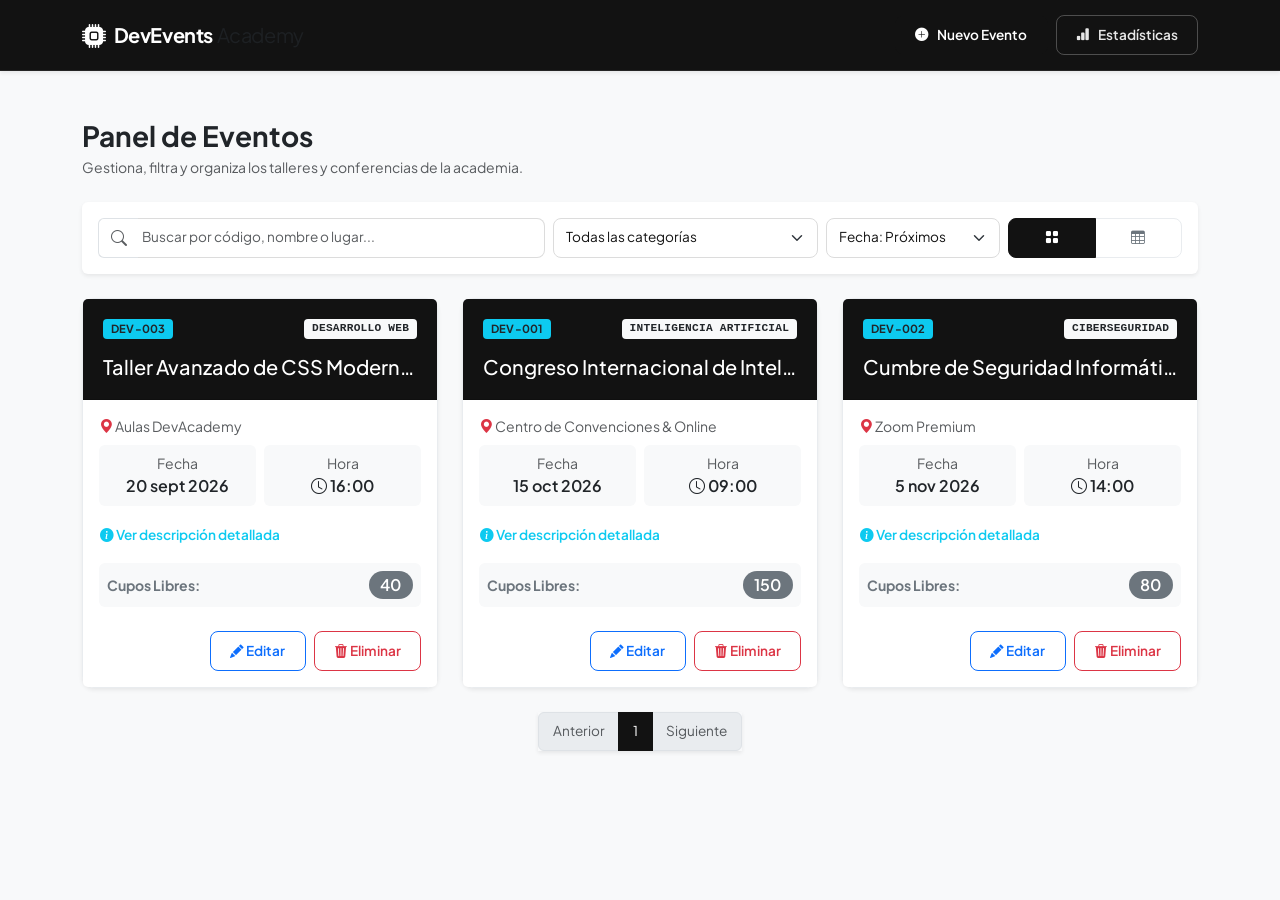
<file: Ejercicio-2/index.html>
<!DOCTYPE html>
<html lang="es">
<head>
  <meta charset="UTF-8">
  <meta name="viewport" content="width=device-width, initial-scale=1.0">
  <title>DevEvents Academy - Registro de Eventos</title>
  <!-- Bootstrap 5.3.3 CSS (Corregido el path del CDN) -->
  <link href="https://cdn.jsdelivr.net/npm/bootstrap@5.3.3/dist/css/bootstrap.min.css" rel="stylesheet">
  <!-- Bootstrap Icons -->
  <link href="https://cdn.jsdelivr.net/npm/bootstrap-icons@1.11.3/font/bootstrap-icons.min.css" rel="stylesheet">
  <!-- Custom CSS -->
  <link rel="stylesheet" href="./CSS/Style.css">
</head>
<body class="bg-light">

  <!-- NAVBAR COMPACTO Y ELEGANTE -->
  <nav class="navbar navbar-expand-lg navbar-dark sticky-top shadow-sm">
    <div class="container">
      <a class="navbar-brand d-flex align-items-center gap-2" href="#">
        <i class="bi bi-cpu-fill text-white fs-4"></i>
        <span class="fw-bold tracking-tight">DevEvents <span class="text-muted fw-normal">Academy</span></span>
      </a>
      <button class="navbar-toggler border-0" type="button" data-bs-toggle="collapse" data-bs-target="#navbarNav">
        <span class="navbar-toggler-icon"></span>
      </button>
      <div class="collapse navbar-collapse" id="navbarNav">
        <div class="navbar-nav ms-auto align-items-center gap-2 mt-3 mt-lg-0">
          <button class="btn btn-primary btn-sm d-flex align-items-center gap-2" data-bs-toggle="modal" data-bs-target="#eventModal" id="btnNewEvent">
            <i class="bi bi-plus-circle-fill"></i> Nuevo Evento
          </button>
          <button class="btn btn-outline-light btn-sm d-flex align-items-center gap-2" data-bs-toggle="offcanvas" data-bs-target="#statsOffcanvas">
            <i class="bi bi-bar-chart-fill"></i> Estadísticas
          </button>
        </div>
      </div>
    </div>
  </nav>

  <!-- CONTENIDO PRINCIPAL -->
  <main class="container my-5">
    
    <!-- HEADER DE LA SECCIÓN (Mejora de jerarquía espacial) -->
    <div class="d-flex flex-column flex-md-row justify-content-between align-items-start align-items-md-center mb-4 gap-3">
      <div>
        <h1 class="h3 fw-bold mb-1 text-dark">Panel de Eventos</h1>
        <p class="text-muted small mb-0">Gestiona, filtra y organiza los talleres y conferencias de la academia.</p>
      </div>
    </div>

    <!-- BARRA DE BÚSQUEDA, FILTROS Y ORDENAMIENTO (Distribución de grilla compacta) -->
    <div class="card shadow-sm border-0 mb-4 p-3 bg-white">
      <div class="row g-2 align-items-center">
        <!-- Búsqueda -->
        <div class="col-lg-5 col-md-4">
          <div class="input-group">
            <span class="input-group-text bg-white border-end-0 text-muted"><i class="bi bi-search"></i></span>
            <input type="text" id="searchInput" class="form-control border-start-0 ps-1" placeholder="Buscar por código, nombre o lugar...">
          </div>
        </div>
        <!-- Filtrar por Categoría -->
        <div class="col-lg-3 col-md-3">
          <select id="filterCategory" class="form-select">
            <option value="all">Todas las categorías</option>
            <option value="Desarrollo Web">Desarrollo Web</option>
            <option value="Ciberseguridad">Ciberseguridad</option>
            <option value="Inteligencia Artificial">Inteligencia Artificial</option>
            <option value="Cloud Computing">Cloud Computing</option>
            <option value="Diseño UI/UX">Diseño UI/UX</option>
          </select>
        </div>
        <!-- Ordenar -->
        <div class="col-lg-2 col-md-3">
          <select id="sortBy" class="form-select">
            <option value="date-asc">Fecha: Próximos</option>
            <option value="date-desc">Fecha: Lejanos</option>
            <option value="name-asc">Nombre: A - Z</option>
            <option value="slots-desc">Cupos: Max-Min</option>
          </select>
        </div>
        <!-- Toggle de Vista -->
        <div class="col-lg-2 col-md-2">
          <div class="btn-group w-100" role="group">
            <button type="button" class="btn btn-outline-secondary active" id="viewCardsBtn" title="Vista de Tarjetas">
              <i class="bi bi-grid-fill"></i>
            </button>
            <button type="button" class="btn btn-outline-secondary" id="viewTableBtn" title="Vista de Tabla">
              <i class="bi bi-table"></i>
            </button>
          </div>
        </div>
      </div>
    </div>

    <!-- CONTENEDORES DE EVENTOS -->
    <!-- Vista de las Cards -->
    <div id="cardsContainer" class="row row-cols-1 row-cols-md-2 row-cols-lg-3 g-4">
      <!-- Se inyecta dinámicamente con JS -->
    </div>

    <!-- Vista de Tabla Responsive (Inicialmente oculta) -->
    <div id="tableContainer" class="table-responsive card shadow-sm border-0 d-none bg-white">
      <table class="table table-hover align-middle mb-0">
        <thead>
          <tr>
            <th class="ps-4">Código</th>
            <th>Evento</th>
            <th>Categoría</th>
            <th>Lugar / Fecha / Hora</th>
            <th>Cupos</th>
            <th class="text-end pe-4">Acciones</th>
          </tr>
        </thead>
        <tbody id="tableBody">
          <!-- Se inyecta dinámicamente con JS -->
        </tbody>
      </table>
    </div>

    <!-- Contenedor vacío (Sin resultados) -->
    <div id="noResults" class="text-center py-5 d-none">
      <i class="bi bi-calendar-x text-muted display-3"></i>
      <h4 class="mt-3 text-secondary fw-semibold">No se encontraron eventos</h4>
      <p class="text-muted small">Prueba cambiando los términos de búsqueda o registra un nuevo evento.</p>
    </div>

    <!-- PAGINACIÓN SIMULADA -->
    <nav class="mt-4 d-flex justify-content-center" id="paginationNav">
      <ul class="pagination shadow-sm mb-0" id="paginationList">
        <!-- Se genera dinámicamente -->
      </ul>
    </nav>
  </main>

  <!-- MODAL: REGISTRAR / EDITAR EVENTO -->
  <div class="modal fade" id="eventModal" tabindex="-1" aria-labelledby="eventModalLabel" aria-hidden="true">
    <div class="modal-dialog modal-lg modal-dialog-centered">
      <div class="modal-content border-0 shadow-lg">
        <div class="modal-header text-white border-0">
          <h5 class="modal-title fw-bold" id="eventModalLabel">
            <i class="bi bi-pencil-square me-2 text-white-50"></i>Registrar Evento
          </h5>
          <button type="button" class="btn-close btn-close-white" data-bs-dismiss="modal" aria-label="Close"></button>
        </div>
        <form id="eventForm" novalidate>
          <input type="hidden" id="formAction" value="create">
          <div class="modal-body p-4 bg-white">
            <div class="row g-3">
              <!-- Código -->
              <div class="col-md-4">
                <label for="eventCode" class="form-label small fw-bold text-secondary">Código del Evento</label>
                <input type="text" class="form-control" id="eventCode" placeholder="DEV-001" required>
                <div class="invalid-feedback">Ingresa un código único (mínimo 3 caracteres).</div>
              </div>
              <!-- Nombre -->
              <div class="col-md-8">
                <label for="eventName" class="form-label small fw-bold text-secondary">Nombre del Evento</label>
                <input type="text" class="form-control" id="eventName" placeholder="Conferencia Internacional de React" required>
                <div class="invalid-feedback">Escribe el nombre del evento.</div>
              </div>
              <!-- Lugar -->
              <div class="col-md-6">
                <label for="eventLocation" class="form-label small fw-bold text-secondary">Lugar / Plataforma</label>
                <input type="text" class="form-control" id="eventLocation" placeholder="Auditorio Central o Zoom" required>
                <div class="invalid-feedback">Indica el lugar o enlace.</div>
              </div>
              <!-- Categoría -->
              <div class="col-md-6">
                <label for="eventCategory" class="form-label small fw-bold text-secondary">Categoría</label>
                <select class="form-select" id="eventCategory" required>
                  <option value="" disabled selected>Selecciona una categoría...</option>
                  <option value="Desarrollo Web">Desarrollo Web</option>
                  <option value="Ciberseguridad">Ciberseguridad</option>
                  <option value="Inteligencia Artificial">Inteligencia Artificial</option>
                  <option value="Cloud Computing">Cloud Computing</option>
                  <option value="Diseño UI/UX">Diseño UI/UX</option>
                </select>
                <div class="invalid-feedback">Selecciona una categoría.</div>
              </div>
              <!-- Fecha -->
              <div class="col-md-4">
                <label for="eventDate" class="form-label small fw-bold text-secondary">Fecha</label>
                <input type="date" class="form-control" id="eventDate" required>
                <div class="invalid-feedback">Fecha requerida.</div>
              </div>
              <!-- Hora -->
              <div class="col-md-4">
                <label for="eventTime" class="form-label small fw-bold text-secondary">Hora</label>
                <input type="time" class="form-control" id="eventTime" required>
                <div class="invalid-feedback">Especifica la hora.</div>
              </div>
              <!-- Cupos -->
              <div class="col-md-4">
                <label for="eventSlots" class="form-label small fw-bold text-secondary">Cupos Disponibles</label>
                <input type="number" class="form-control" id="eventSlots" min="1" placeholder="Mínimo 1" required>
                <div class="invalid-feedback">Mínimo 1 cupo.</div>
              </div>
              <!-- Descripción -->
              <div class="col-12">
                <label for="eventDescription" class="form-label small fw-bold text-secondary">Descripción</label>
                <textarea class="form-control" id="eventDescription" rows="3" placeholder="Detalles del evento..." required></textarea>
                <div class="invalid-feedback">Añade una descripción.</div>
              </div>
            </div>
          </div>
          <div class="modal-footer border-0 bg-light p-3">
            <button type="button" class="btn btn-outline-secondary btn-sm" data-bs-dismiss="modal">Cancelar</button>
            <button type="submit" class="btn btn-primary btn-sm" id="btnSaveEvent">Guardar Evento</button>
          </div>
        </form>
      </div>
    </div>
  </div>

  <!-- OFFCANVAS: ESTADÍSTICAS -->
  <div class="offcanvas offcanvas-end" tabindex="-1" id="statsOffcanvas" aria-labelledby="statsOffcanvasLabel">
    <div class="offcanvas-header text-white border-0">
      <h5 class="offcanvas-title fw-bold" id="statsOffcanvasLabel">
        <i class="bi bi-bar-chart-fill me-2 text-white-50"></i>Estadísticas
      </h5>
      <button type="button" class="btn-close btn-close-white" data-bs-dismiss="offcanvas" aria-label="Close"></button>
    </div>
    <div class="offcanvas-body p-4">
      <p class="text-muted small">Métricas en tiempo real sobre tus eventos registrados.</p>
      
      <div class="list-group list-group-flush border rounded mb-4">
        <div class="list-group-item d-flex justify-content-between align-items-center py-3">
          <span class="small text-secondary"><i class="bi bi-calendar-event text-dark me-2"></i>Total Eventos</span>
          <span class="badge bg-dark rounded-pill" id="statTotalEvents">0</span>
        </div>
        <div class="list-group-item d-flex justify-content-between align-items-center py-3">
          <span class="small text-secondary"><i class="bi bi-people text-dark me-2"></i>Cupos Totales</span>
          <span class="badge bg-dark rounded-pill" id="statTotalSlots">0</span>
        </div>
      </div>

      <h6 class="fw-bold text-dark small uppercase mb-3">Eventos por Categoría</h6>
      <ul class="list-group list-group-flush border rounded" id="categoryStatsList">
        <!-- Generado dinámicamente con JS -->
      </ul>
    </div>
  </div>

  <!-- TOASTS CONTAINER -->
  <div class="toast-container position-fixed bottom-0 end-0 p-3" style="z-index: 1055;">
    <div id="systemToast" class="toast align-items-center text-white border-0 shadow-lg" role="alert" aria-live="assertive" aria-atomic="true">
      <div class="d-flex">
        <div class="toast-body d-flex align-items-center gap-2 small">
          <i id="toastIcon" class="bi fs-5"></i>
          <span id="toastMessage">Notificación</span>
        </div>
        <button type="button" class="btn-close btn-close-white me-2 m-auto" data-bs-dismiss="toast" aria-label="Close"></button>
      </div>
    </div>
  </div>

  <!-- Bootstrap 5 Bundle with Popper JS -->
  <script src="https://cdn.jsdelivr.net/npm/bootstrap@5.3.3/dist/js/bootstrap.bundle.min.js"></script>
  <!-- Custom JS -->
  <script src="./Apps/app.index.js"></script>
</body>
</html>
</file>
<file: Ejercicio-2/CSS/Style.css>
@import url('https://fonts.googleapis.com/css2?family=Plus+Jakarta+Sans:wght@300;400;500;600;700&display=swap');

:root {
  --mono-black: #121212;
  --mono-dark-gray: #1e1e1e;
  --mono-gray: #2d2d2d;
  --mono-muted: #6c757d;
  --mono-light-gray: #f8f9fa;
  --mono-border: #e9ecef;
  --radius-sm: 8px;
  --radius-md: 12px;
  --radius-lg: 16px;
}

body {
  font-family: 'Plus Jakarta Sans', -apple-system, BlinkMacSystemFont, sans-serif;
  color: var(--mono-black);
  background-color: #fcfcfc;
  -webkit-font-smoothing: antialiased;
}

/* --- NAVBAR MONOCROMÁTICA --- */
.navbar {
  background-color: var(--mono-black) !important;
  border-bottom: 1px solid rgba(255, 255, 255, 0.08);
  padding: 0.75rem 0;
}

.navbar-brand {
  font-weight: 700;
  letter-spacing: -0.02em;
}

/* --- BOTONES PREMIUM --- */
.btn {
  font-weight: 600;
  font-size: 0.85rem;
  border-radius: var(--radius-sm);
  padding: 0.55rem 1.2rem;
  transition: all 0.2s cubic-bezier(0.16, 1, 0.3, 1);
}

/* Botón Primario Monocromático (Negro) */
.btn-primary, .btn-info {
  background-color: var(--mono-black) !important;
  border: 1px solid var(--mono-black) !important;
  color: #ffffff !important;
}

.btn-primary:hover, .btn-info:hover {
  background-color: var(--mono-gray) !important;
  border-color: var(--mono-gray) !important;
  transform: translateY(-1px);
}

.btn-outline-light {
  border-color: rgba(255, 255, 255, 0.25);
  color: rgba(255, 255, 255, 0.9);
}

.btn-outline-light:hover {
  background-color: #ffffff;
  color: var(--mono-black);
}

/* Selectores de vista */
#viewCardsBtn, #viewTableBtn {
  border-color: var(--mono-border);
  color: var(--mono-muted);
}

#viewCardsBtn.active, #viewTableBtn.active {
  background-color: var(--mono-black) !important;
  border-color: var(--mono-black) !important;
  color: #ffffff !important;
}

/* --- TARJETAS DE EVENTOS --- */
.event-card {
  border: 1px solid var(--mono-border) !important;
  border-radius: var(--radius-md) !important;
  background-color: #ffffff;
  transition: transform 0.25s ease, box-shadow 0.25s ease;
}

.event-card:hover {
  transform: translateY(-4px);
  box-shadow: 0 12px 24px rgba(0, 0, 0, 0.04) !important;
  border-color: #ced4da !important;
}

.bg-gradient-tech {
  background: var(--mono-black) !important;
  padding: 1.25rem !important;
}

/* --- TABLAS MÍNIMALISTAS --- */
.table-responsive.card {
  border-radius: var(--radius-md) !important;
  border: 1px solid var(--mono-border) !important;
}

.table thead {
  background-color: var(--mono-light-gray);
  border-bottom: 2px solid var(--mono-border);
}

.table thead th {
  color: var(--mono-gray);
  font-weight: 700;
  font-size: 0.75rem;
  text-transform: uppercase;
  letter-spacing: 0.05em;
  padding: 1rem 0.75rem;
}

.table tbody tr {
  transition: background-color 0.15s ease;
}

.table tbody tr:hover {
  background-color: var(--mono-light-gray) !important;
}

/* --- BADGES Y CONTENEDORES --- */
.badge {
  font-weight: 600;
  padding: 0.4em 0.7em;
  border-radius: 4px;
  font-size: 0.7rem;
  letter-spacing: 0.02em;
}

.badge.bg-dark {
  background-color: var(--mono-black) !important;
}

/* --- ELEMENTOS DE FORMULARIO --- */
.form-control, .form-select {
  font-size: 0.85rem;
  border-radius: var(--radius-sm);
  border: 1px solid #dcdcdc;
  padding: 0.55rem 0.75rem;
  color: var(--mono-black);
  transition: border-color 0.15s ease, box-shadow 0.15s ease;
}

.form-control:focus, .form-select:focus {
  border-color: var(--mono-black);
  box-shadow: 0 0 0 3px rgba(18, 18, 18, 0.05);
}

/* --- MODALES Y OFFCANVAS --- */
.modal-content {
  border-radius: var(--radius-lg) !important;
  overflow: hidden;
}

.modal-header, .offcanvas-header {
  background-color: var(--mono-black) !important;
  padding: 1.25rem 1.5rem;
}

.offcanvas {
  border-left: 1px solid var(--mono-border) !important;
  background-color: #ffffff;
}

/* --- PAGINACIÓN --- */
.page-link {
  font-size: 0.85rem;
  color: var(--mono-gray);
  border: 1px solid var(--mono-border);
  padding: 0.5rem 0.85rem;
}

.page-link:hover {
  color: var(--mono-black);
  background-color: var(--mono-light-gray);
}

.page-item.active .page-link {
  background-color: var(--mono-black) !important;
  border-color: var(--mono-black) !important;
  color: #ffffff !important;
}

/* --- TOASTS DE NOTIFICACIÓN --- */
.toast {
  border-radius: var(--radius-md) !important;
  background-color: var(--mono-black) !important;
  box-shadow: 0 12px 30px rgba(0, 0, 0, 0.15) !important;
}
</file>
